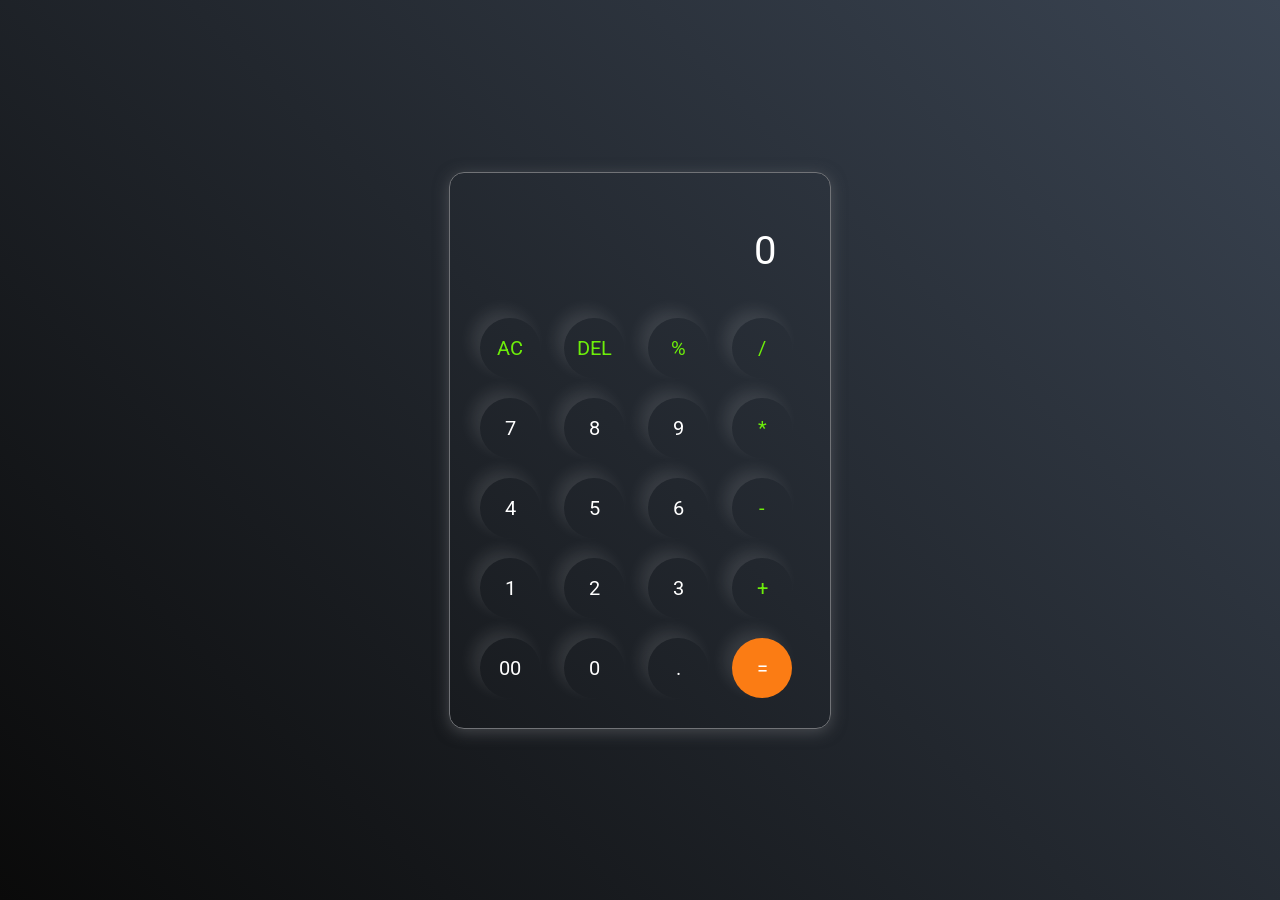
<file: calculator/index.html>
<!DOCTYPE html>
<html lang="en">
<head>
    <meta charset="UTF-8">
    <meta name="viewport" content="width=device-width, initial-scale=1.0">
    <link rel="stylesheet" href="style.css">
    <title>Calculator</title>
</head>
<body>
    <div class="calculator">
        <input type="text" placeholder="0" id="inputBox">
        <div>
            <button class="operator">AC</button>
            <button class="operator">DEL</button>
            <button class="operator">%</button>
            <button class="operator">/</button>
        </div>
        <div>
            <button>7</button>
            <button>8</button>
            <button>9</button>
            <button class="operator">*</button>
        </div>
        <div>
            <button>4</button>
            <button>5</button>
            <button>6</button>
            <button class="operator">-</button>
        </div>
        <div>
            <button>1</button>
            <button>2</button>
            <button>3</button>
            <button class="operator">+</button>
        </div>
        <div>
            <button>00</button>
            <button>0</button>
            <button>.</button>
            <button class="equalBtn">=</button>
        </div>
    </div>
    <script src="script.js"></script>
</body>
</html>
</file>
<file: calculator/style.css>
@import url('https://fonts.googleapis.com/css2?family=Roboto:ital,wght@0,100;0,300;0,400;0,500;0,700;0,900;1,100;1,300;1,400;1,500;1,700;1,900&display=swap');
*{
    margin: 0;
    padding: 0;
    box-sizing: border-box;
    font-family: "Roboto", sans-serif;
}
body{
    width: 100%;
    height: 100vh;
    display: flex;
    justify-content: center;
    align-items: center;
    background: linear-gradient(45deg,#0a0a0a,#3a4452);
}
.calculator{
    border: 1px solid #717377;
    padding: 20px;
    border-radius: 15px;
    background: transparent;
    box-shadow: 0px 3px 15px rgba(113, 115, 119, 0.5);
}
input{
    width: 320px;
    border: none;
    padding: 24px;
    margin: 10px;
    background: transparent;
    box-shadow: 0px 3px 15px rgbs(84, 84, 84, 0.1);
    font-size: 40px;
    text-align: right;
    cursor: pointer;
    color: #ffffff;
}
input::placeholder{
    color: #ffffff;
}

button{
    border: none;
    height: 60px;
    width: 60px;
    margin: 10px;
    border-radius: 50%;
    font-size: 20px;
    background: transparent;
    color: #ffffff;
    box-shadow: -8px -8px 15px rgb(255, 255, 255, 0.1);
    cursor: pointer;
}
.equalBtn{
    background-color:#fb7c14;
}
.operator{
    color:#6dee0a ;
}
</file>
